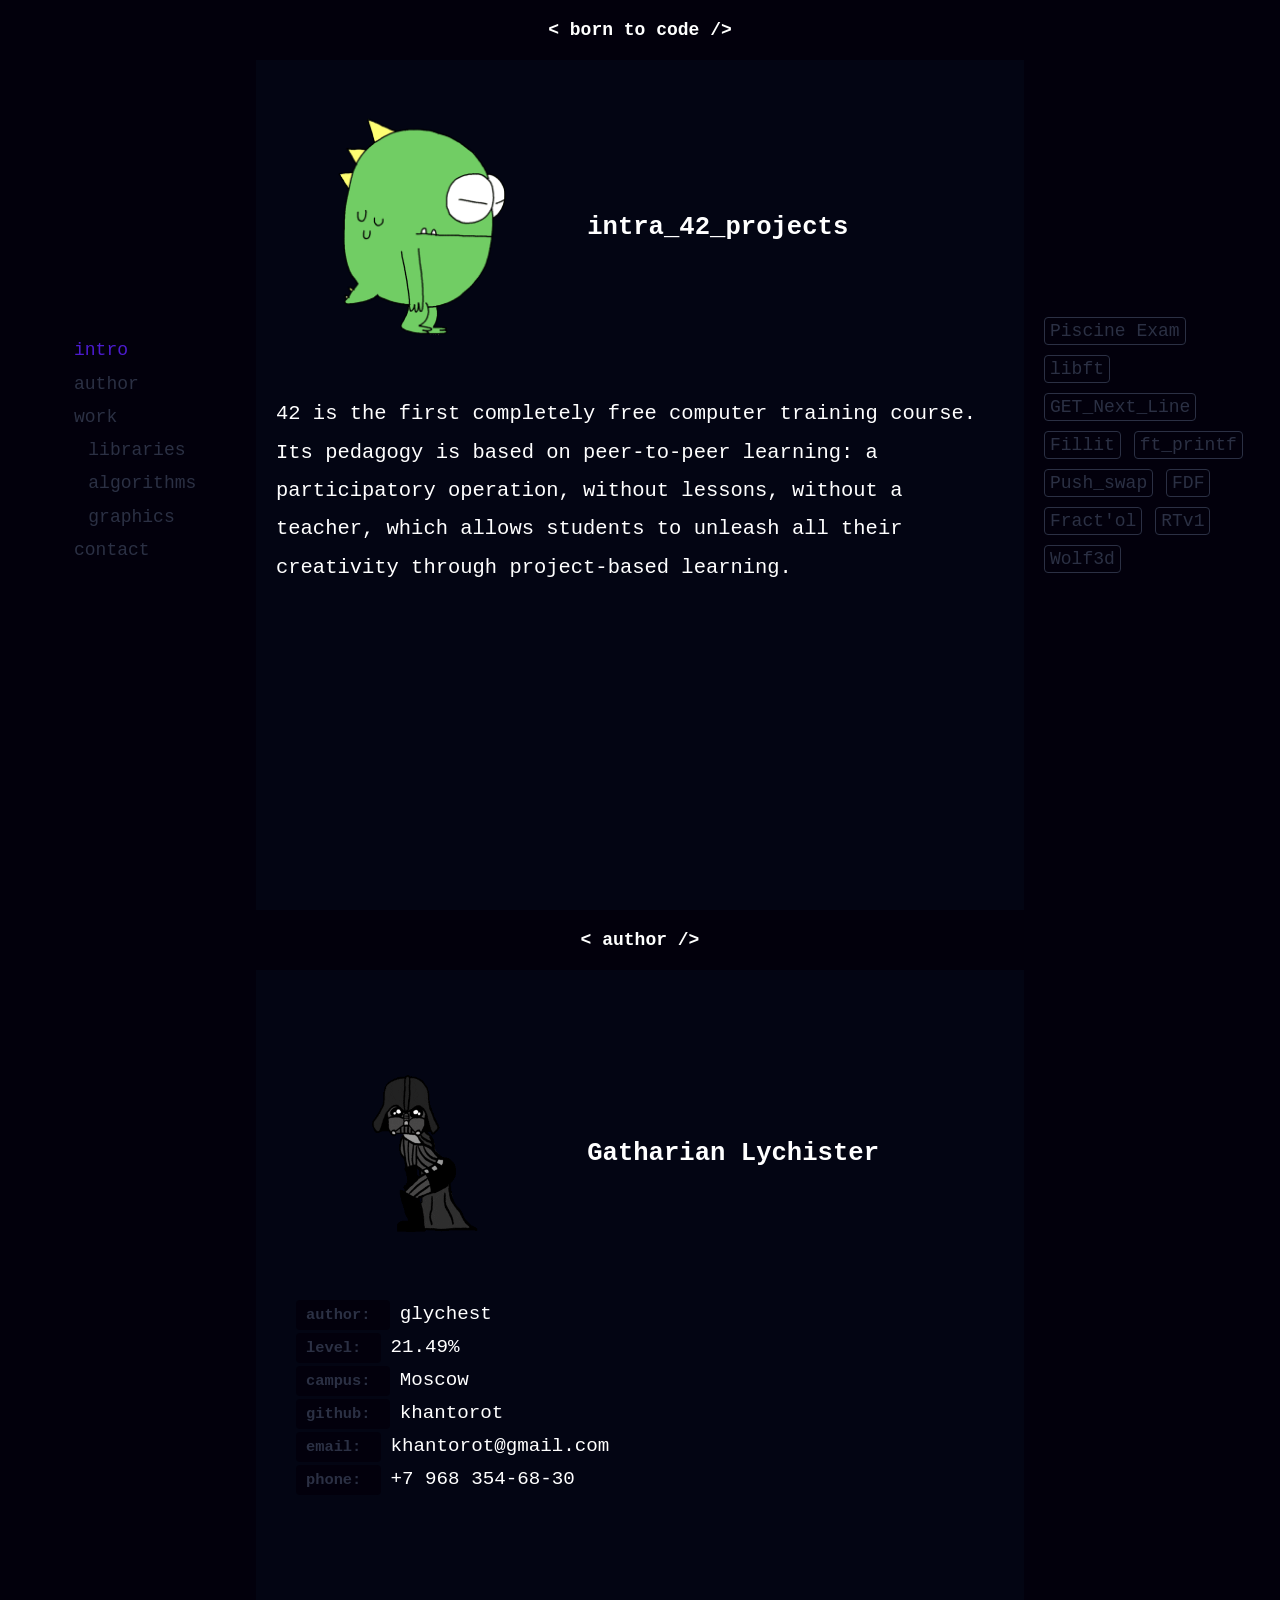
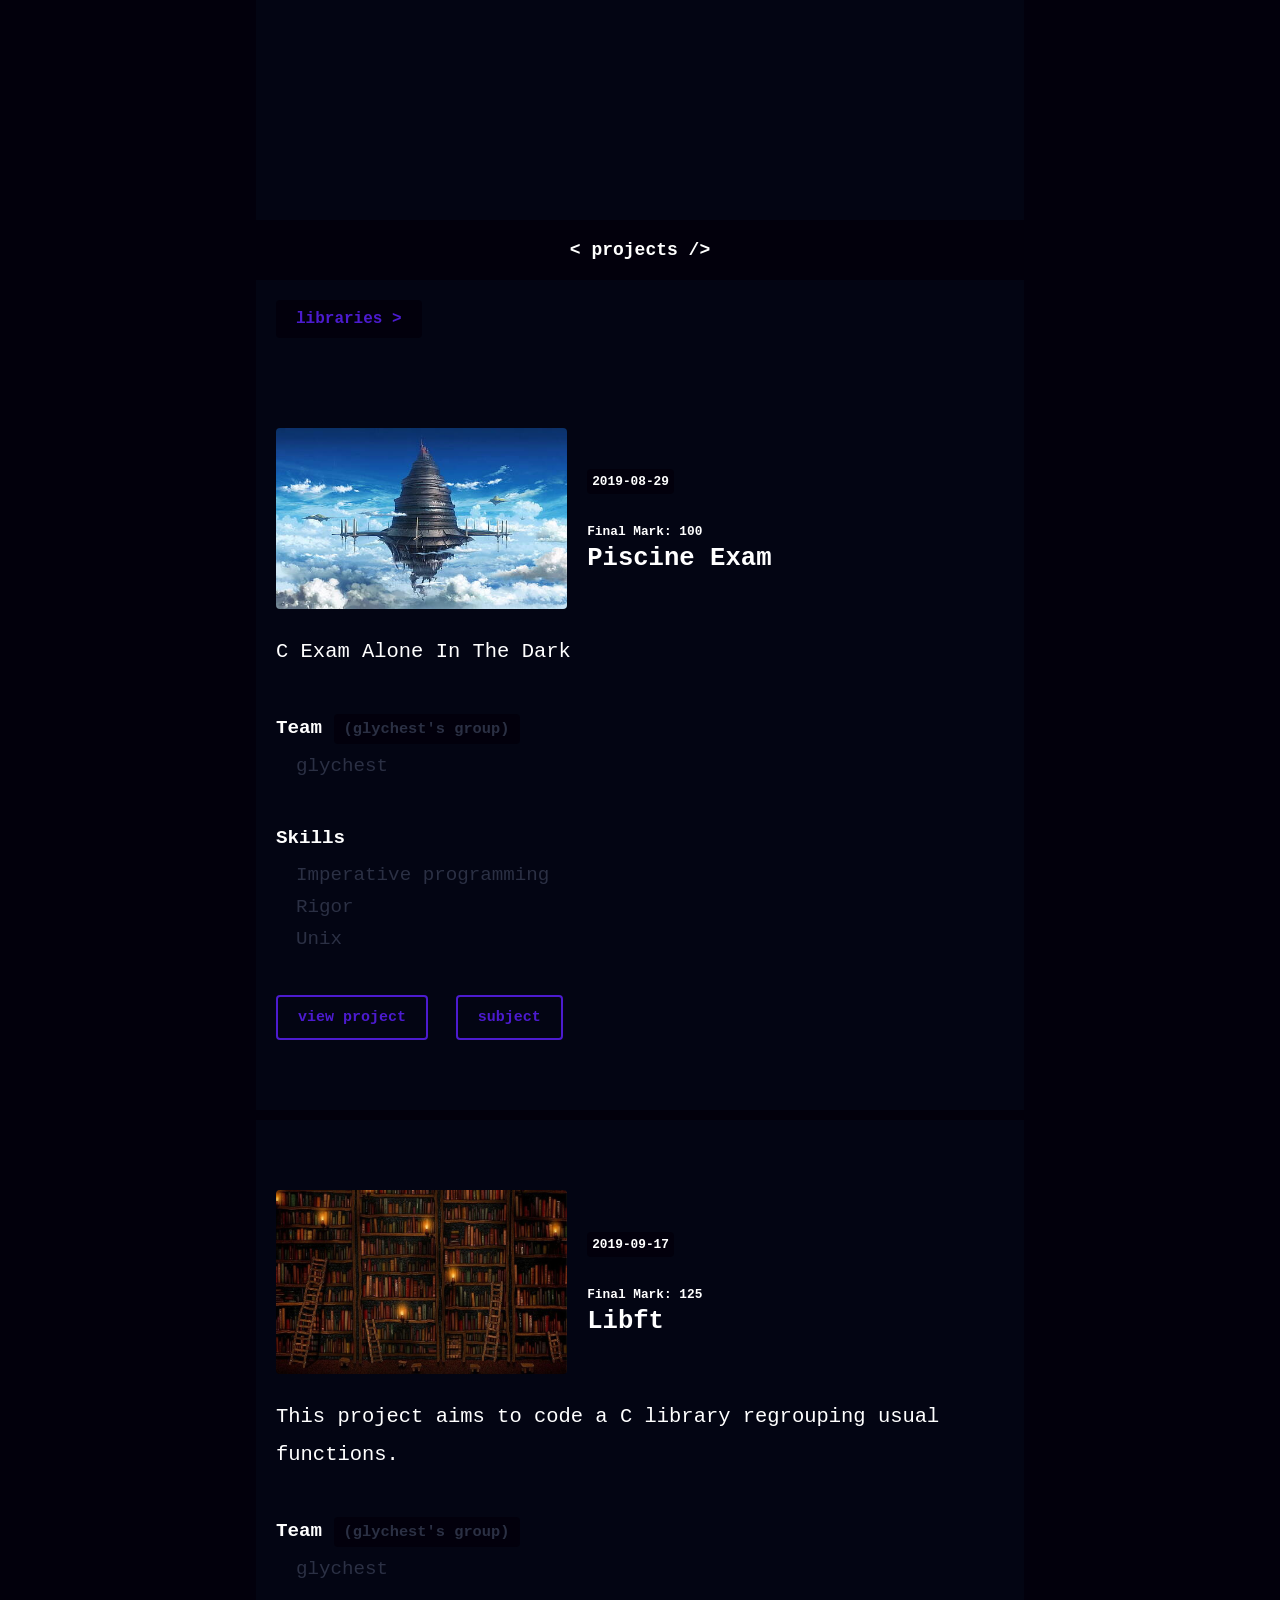
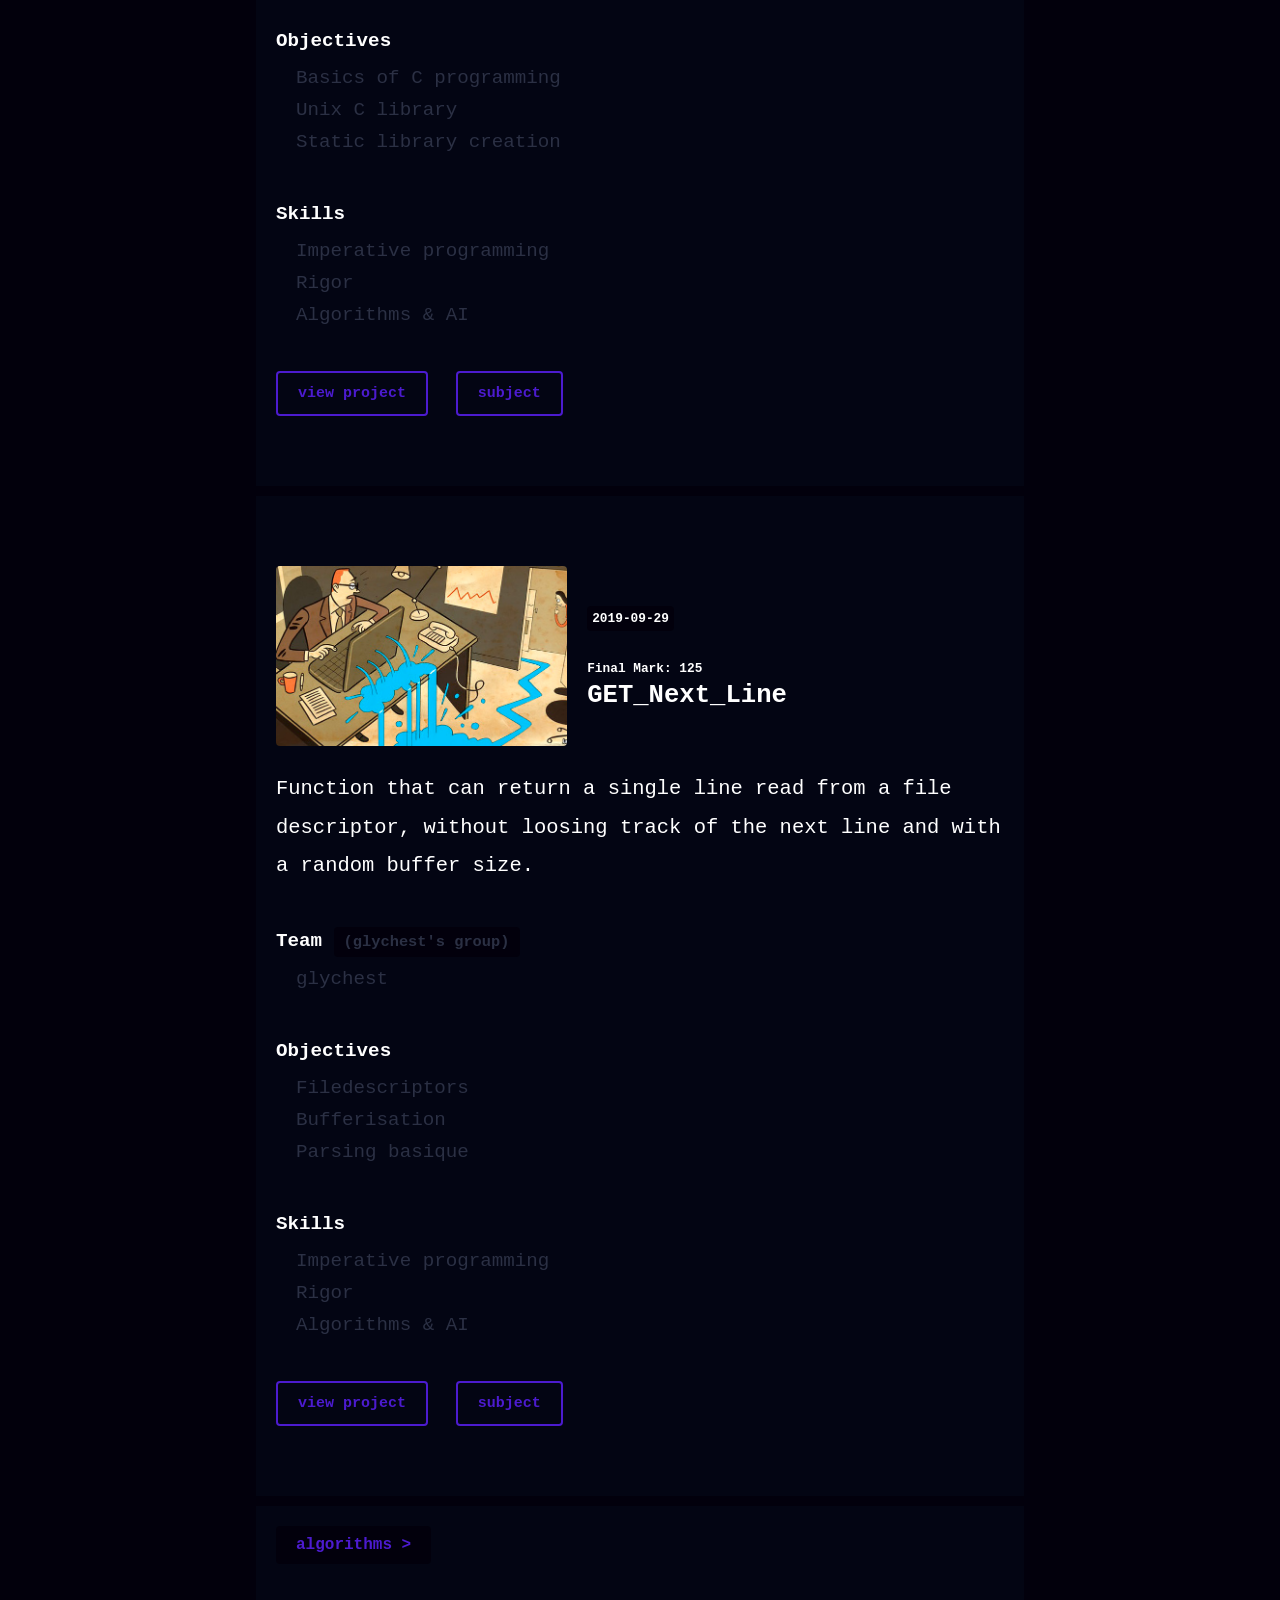
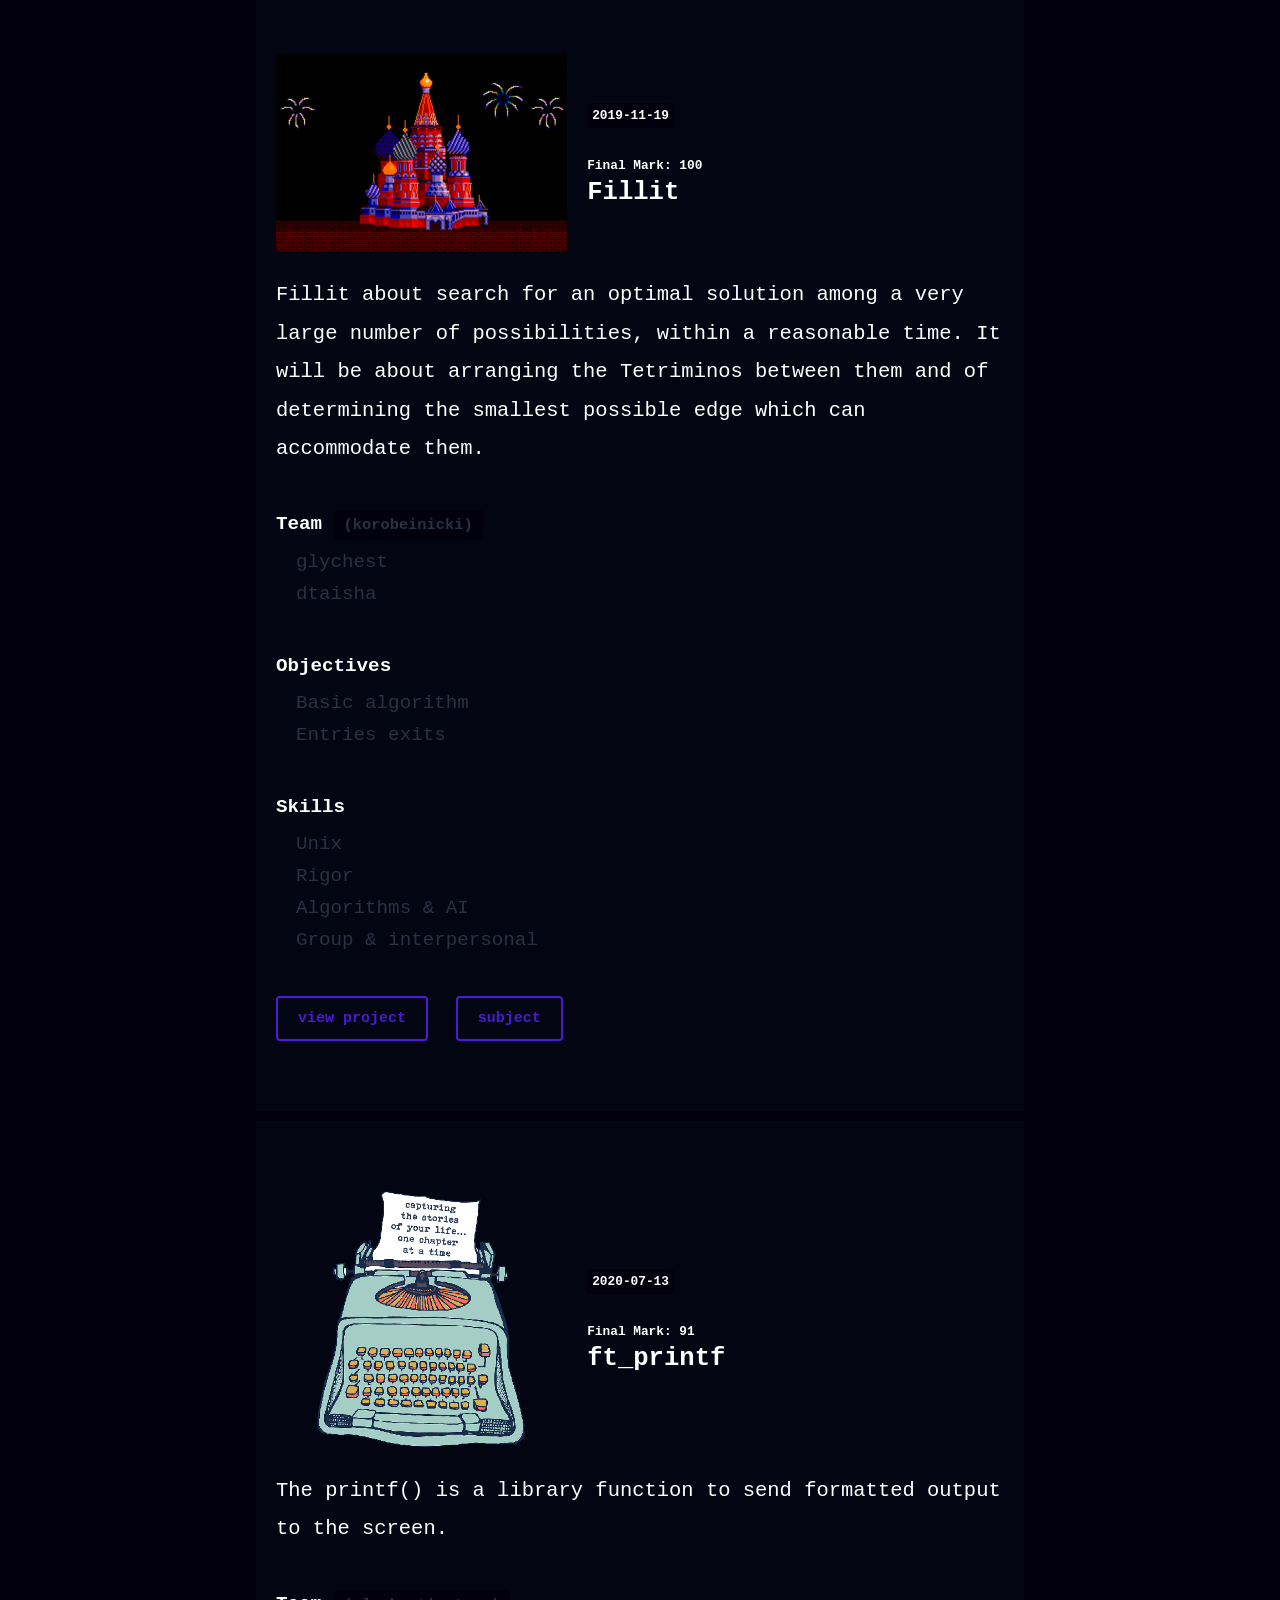
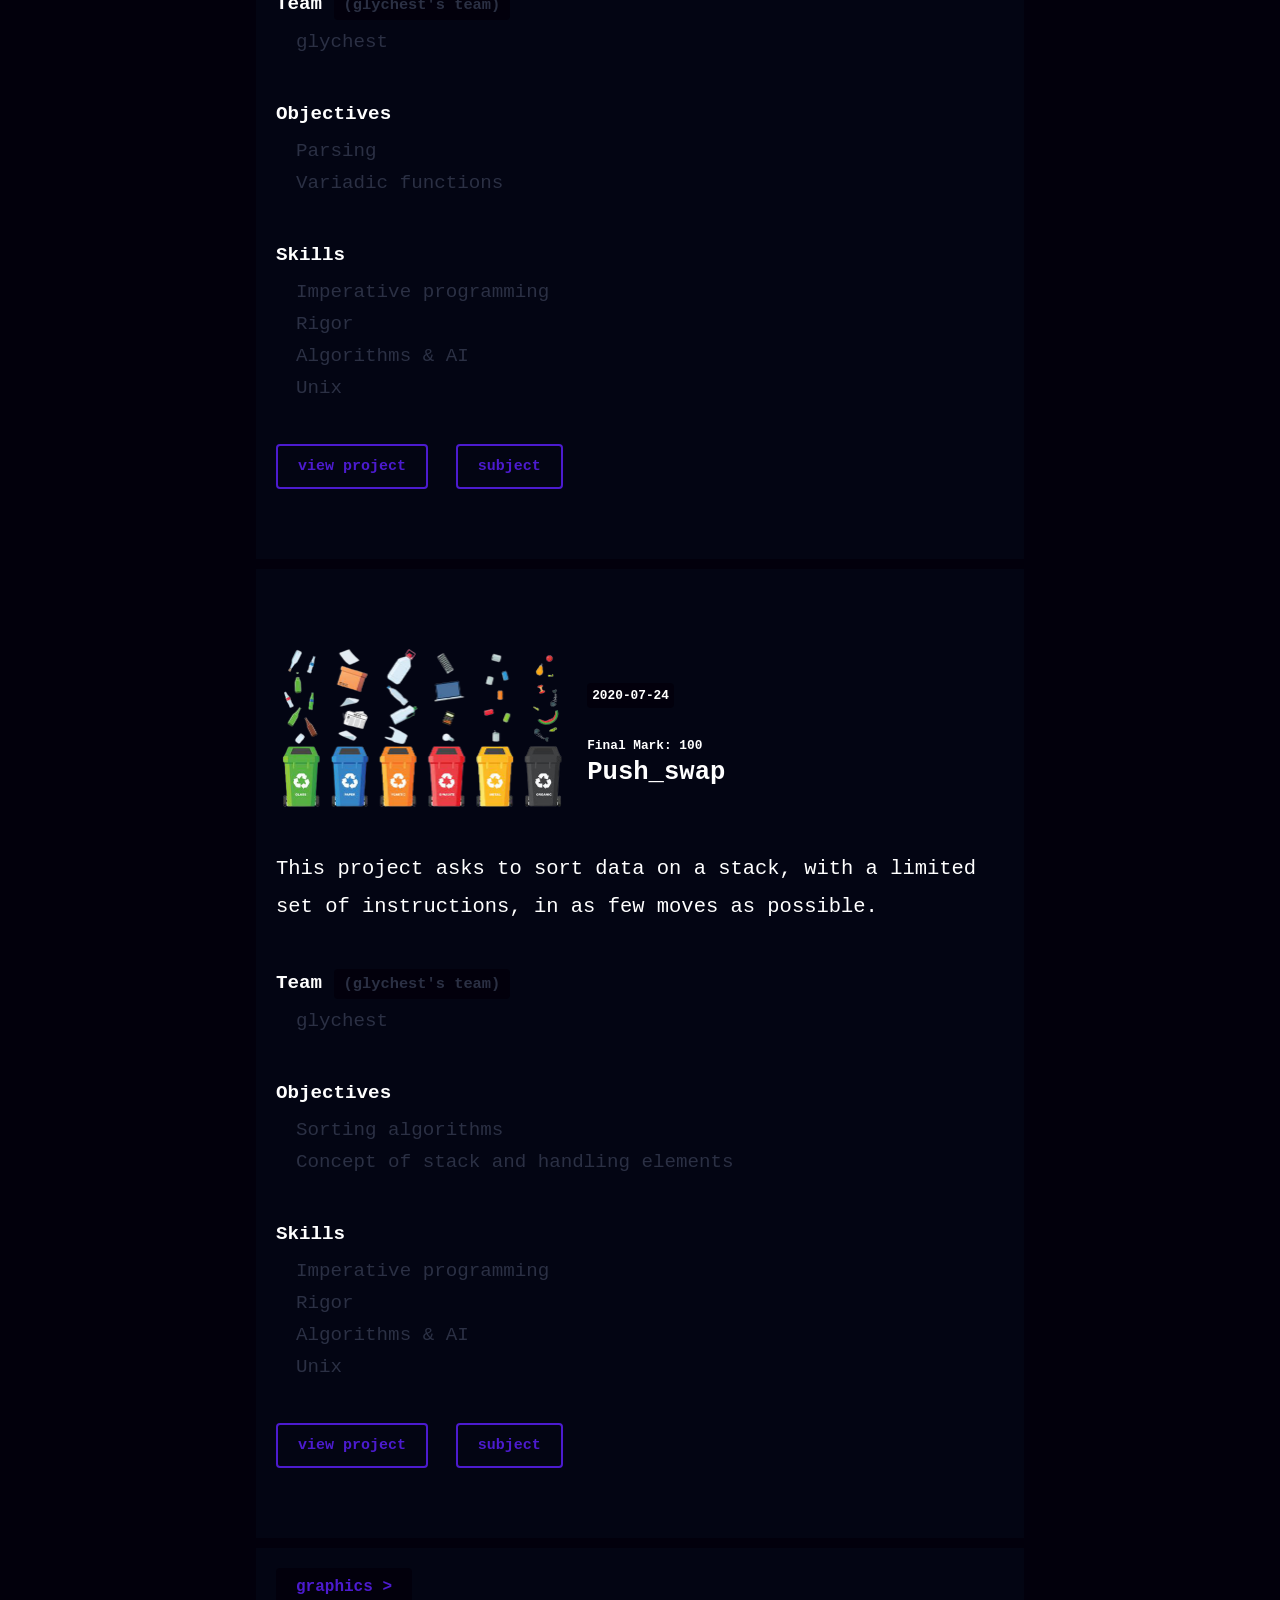
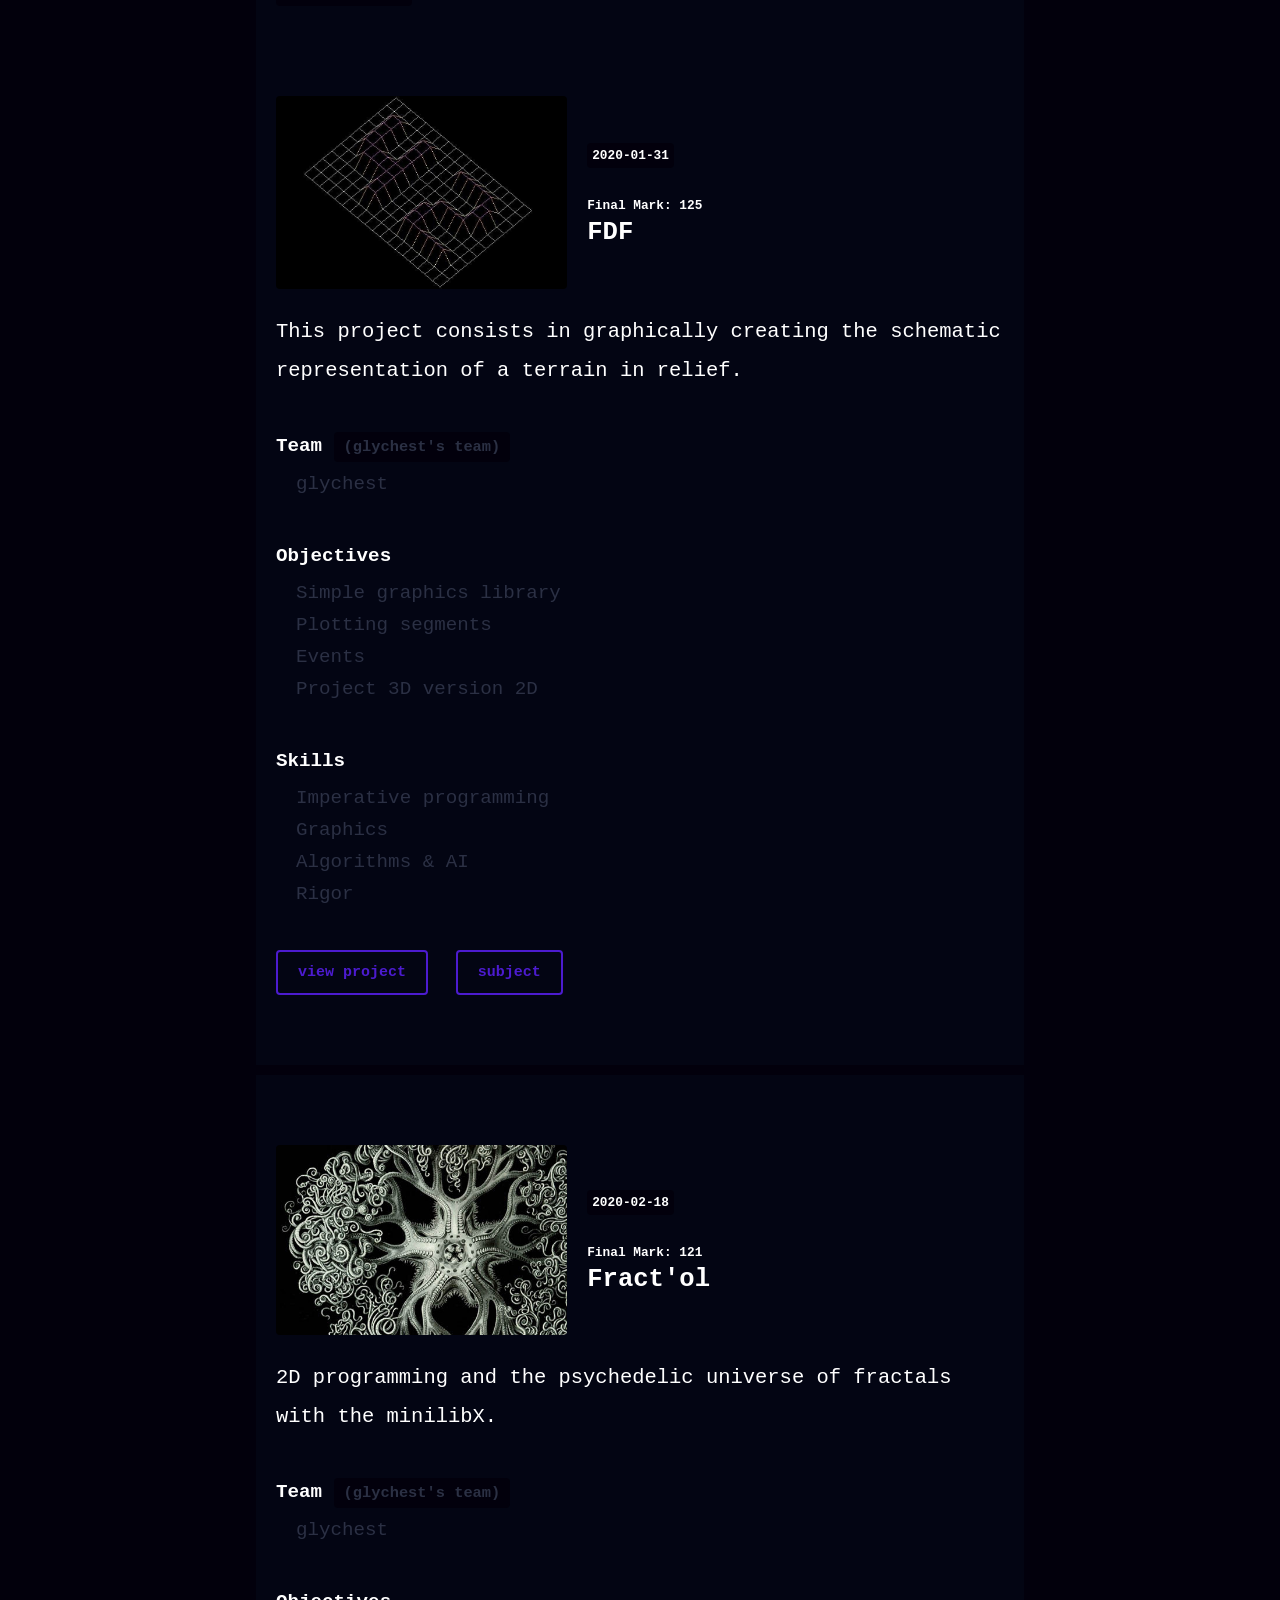
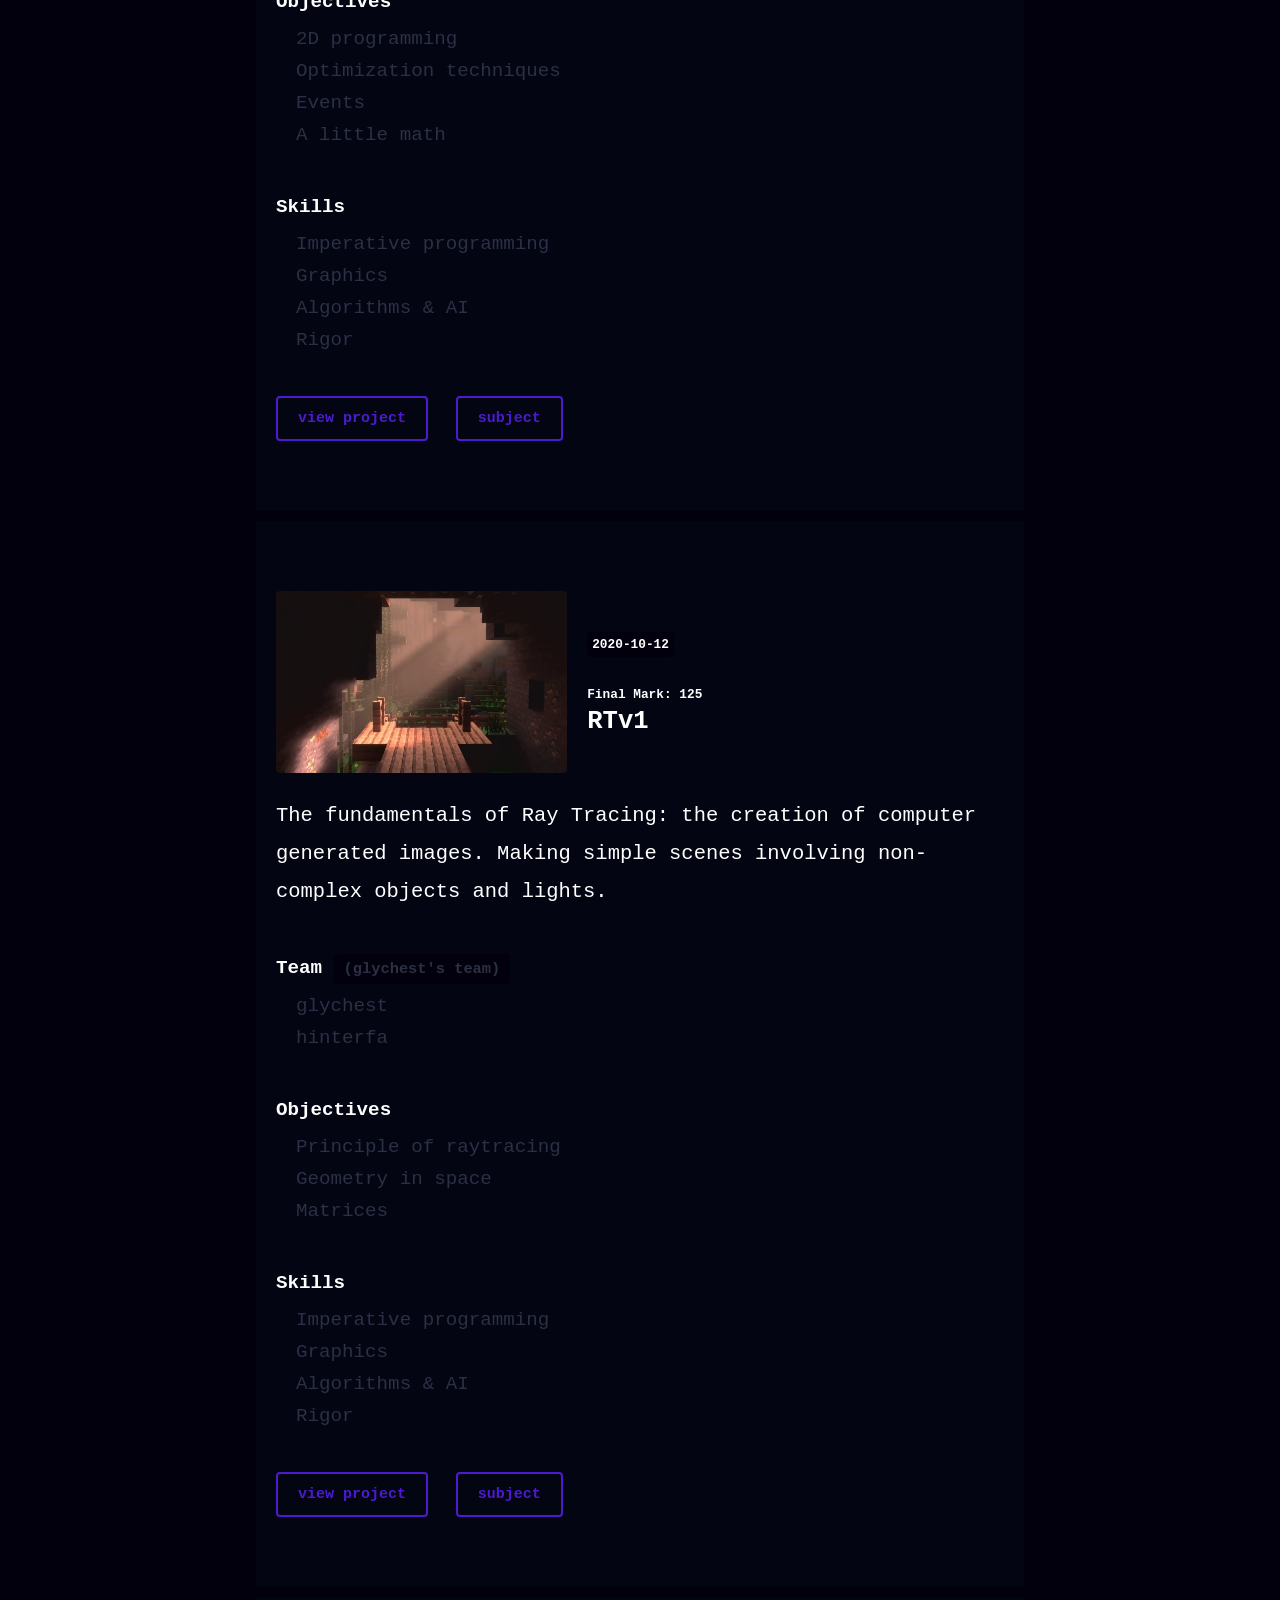
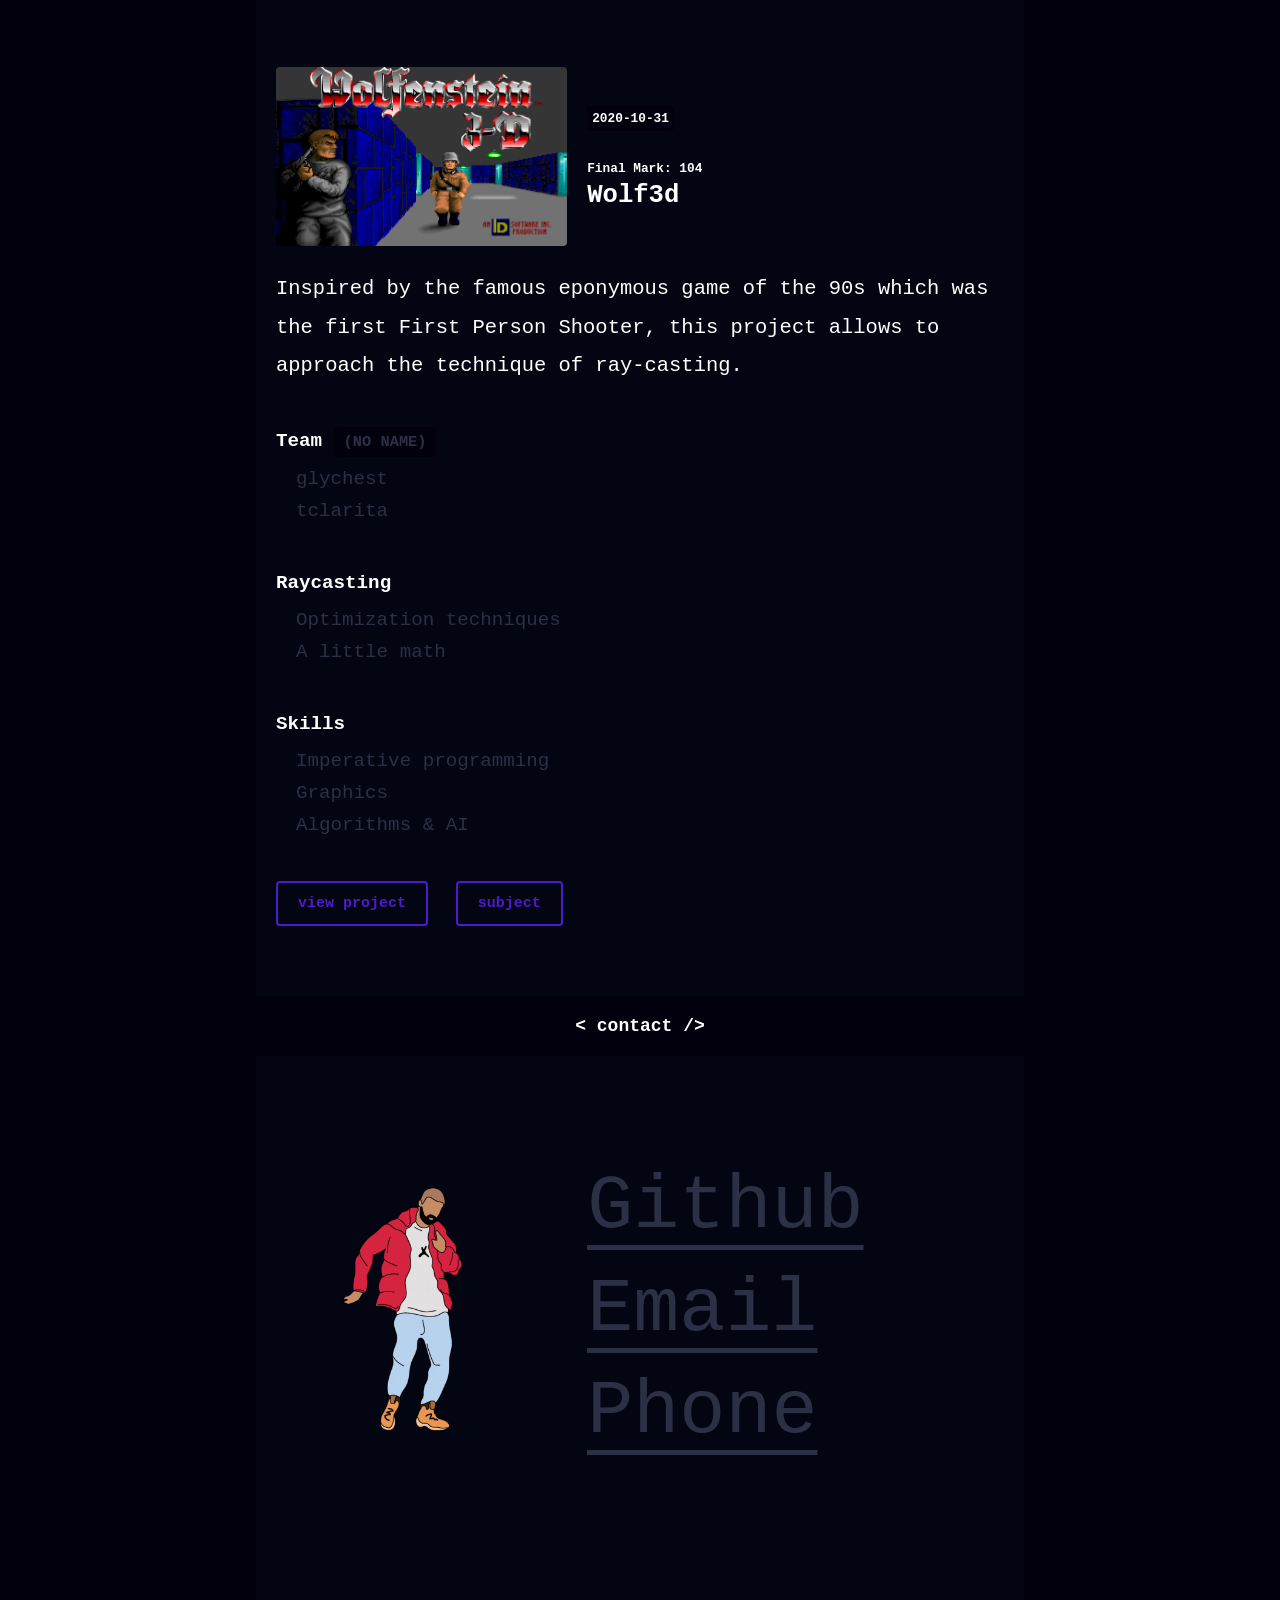
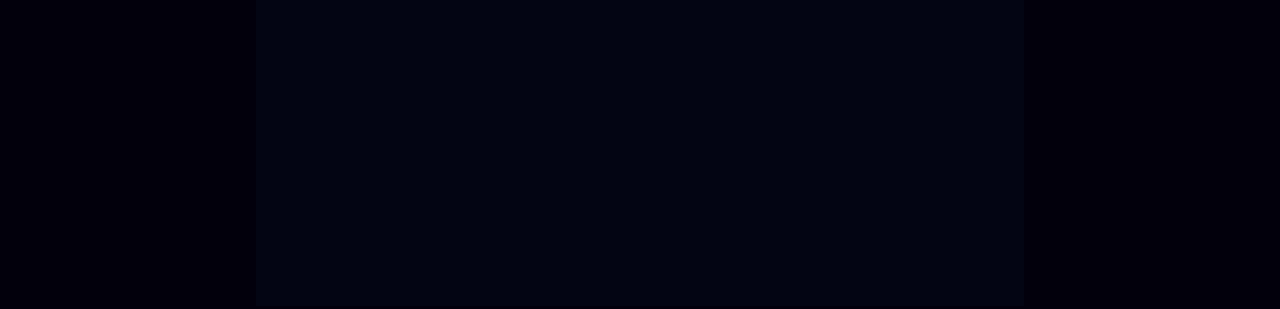
<file: index.html>
<!DOCTYPE html>
<html lang="en">

<head>
	<meta charset="UTF-8">
	<meta name="viewport" content="width=device-width, initial-scale=1.0">
	<link rel="shortcut icon" type="image/png" href="./content/icons/logo.png">
	<title>intra42</title>
	<link rel="stylesheet" href="./assets/css/base.css">
	<link rel="stylesheet" href="./assets/css/index.css">
</head>

<body>
	<div class="preloader">
		<div class="content_wrap">
			<div class="img_wrap">
				<img src="./content/images/giphy.gif" alt="">
			</div>
			<div class="text_wrap">
				<h4 class="text_data">intra_42_projects</h4>
			</div>
		</div>
	</div>
	<main>
		<div class="container">
			<section id="intro">
				<h2 class="roll_text"> < Born to code /> </h2>
				<div class="content_wrap">
					<div class="img_wrap">
						<img src="./content/images/giphy.gif" alt="intra42">
					</div>
					<div class="text_wrap">
						<h4>intra_42_projects</h4>
					</div>
					<div class="info_wrap">
						<p>42 is the first completely free computer training course. Its pedagogy is based on peer-to-peer
							learning: a participatory operation, without lessons, without a teacher, which allows
							students to unleash all their creativity through project-based learning.
						</p>
					</div>
				</div>
			</section>
			<section id="author">
				<h2 class="roll_text"> < Author /> </h2>
				<div class="content_wrap">
					<div class="img_wrap">
						<img src="./content/images/giphy_ava.gif" alt="ava">
					</div>
					<div class="text_wrap">
						<h4>Gatharian Lychister</h4>
					</div>
					<div class="info_wrap">
						<ul>
							<li><span>author: </span> <a href="https://profile.intra.42.fr/" target="_blank">glychest</a></li>
							<li><span>level: </span> <a href="https://profile.intra.42.fr/" target="_blank">21.49%</a></li>
							<li><span>campus: </span> <a href="https://www.google.com/maps/place/Vyatskaya+Ulitsa,+27%D1%8142,+Moskva,+Russia,+127015/@55.797124,37.5776902,17z/data=!3m1!4b1!4m5!3m4!1s0x46b549fae5dc8d1b:0x59ef4860c00554a8!8m2!3d55.797124!4d37.5798789" target="_blank">Moscow</a></li>
							<li><span>github: </span> <a href="https://github.com/khantorot" target="_blank">khantorot</a></li>
							<li><span>email: </span> <a href="mailto:khantorot@gmail.com">khantorot@gmail.com</a></li>
							<li><span>phone: </span> <a href="tel:+79683546830">+7 968 354-68-30</a></li>
						</ul>
					</div>
				</div>
			</section>
			<section id="work">
				<h2 class="roll_text"> < Projects /> </h2>
				<section id="libraries">
					<h3>Libraries > </h3>
					<div class="content_wrap" id="piscine_exam">
						<div class="img_wrap">
							<img src="./content/images/p_exam.jpg" alt="work">
						</div>
						<div class="text_wrap">
							<h6>2019-08-29</h6>
							<h5><span>Final Mark: </span> 100</h5>
							<h4>Piscine Exam</h4>
						</div>
						<div class="info_wrap">
							<p>C Exam Alone In The Dark</p>
							<ul>
								<h4>Team <span>(glychest's group)</span></h4>
								<li>glychest</li>
							</ul>
							<ul>
								<h4>Skills</h4>
								<li>Imperative programming</li>
								<li>Rigor</li>
								<li>Unix</li>
							</ul>
							<a href="https://github.com/khantorot/piscine_exam" target="_blank" class="link">view project</a>
							<a href="https://github.com/khantorot/piscine_exam/blob/master/05/brainfuck/subject_en.txt" target="_blank" class="link">subject</a>
						</div>
					</div>
					<div class="content_wrap" id="libft">
						<div class="img_wrap">
							<img src="./content/images/libft.jpg" alt="work">
						</div>
						<div class="text_wrap">
							<h6>2019-09-17</h6>
							<h5><span>Final Mark: </span> 125</h5>
							<h4>Libft</h4>
						</div>
						<div class="info_wrap">
							<p>This project aims to code a C library regrouping usual functions.</p>
							<ul>
								<h4>Team <span>(glychest's group)</span></h4>
								<li>glychest</li>
							</ul>
							<ul>
								<h4>Objectives</h4>
								<li>Basics of C programming</li>
								<li>Unix C library</li>
								<li>Static library creation</li>
							</ul>
							<ul>
								<h4>Skills</h4>
								<li>Imperative programming</li>
								<li>Rigor</li>
								<li>Algorithms & AI</li>
							</ul>
							<a href="https://github.com/khantorot/libft" target="_blank" class="link">view project</a>
							<a href="https://github.com/khantorot/libft/blob/master/libft.pdf" target="_blank" class="link">subject</a>
						</div>
					</div>
					<div class="content_wrap" id="gnl">
						<div class="img_wrap">
							<img src="./content/images/gnl.png" alt="work">
						</div>
						<div class="text_wrap">
							<h6>2019-09-29</h6>
							<h5><span>Final Mark: </span> 125</h5>
							<h4>GET_Next_Line</h4>
						</div>
						<div class="info_wrap">
							<p>Function that can return a single line read from a file descriptor, without loosing track of the next line and with a random buffer size.</p>
							<ul>
								<h4>Team <span>(glychest's group)</span></h4>
								<li>glychest</li>
							</ul>
							<ul>
								<h4>Objectives</h4>
								<li>Filedescriptors</li>
								<li>Bufferisation</li>
								<li>Parsing basique</li>
							</ul>
							<ul>
								<h4>Skills</h4>
								<li>Imperative programming</li>
								<li>Rigor</li>
								<li>Algorithms & AI</li>
							</ul>
							<a href="https://github.com/khantorot/get_next_line" target="_blank" class="link">view project</a>
							<a href="https://github.com/khantorot/get_next_line/blob/master/get_next_line.pdf" target="_blank" class="link">subject</a>
						</div>
					</div>
				</section>
				<section id="algorithms">
					<h3>Algorithms > </h3>
					<div class="content_wrap" id="fillit">
						<div class="img_wrap">
							<img src="./content/images/fillit.jpg" alt="work">
						</div>
						<div class="text_wrap">
							<h6>2019-11-19</h6>
							<h5><span>Final Mark: </span> 100</h5>
							<h4>Fillit</h4>
						</div>
						<div class="info_wrap">
							<p>Fillit about search for an optimal solution among a very large number of possibilities, within a reasonable time. It will be about arranging the Tetriminos between them and of determining the smallest possible edge which can accommodate them.</p>
							<ul>
								<h4>Team <span>(korobeinicki)</span></h4>
								<li>glychest</li>
								<li>dtaisha</li>
							</ul>
							<ul>
								<h4>Objectives</h4>
								<li>Basic algorithm</li>
								<li>Entries exits</li>
							</ul>
							<ul>
								<h4>Skills</h4>
								<li>Unix</li>
								<li>Rigor</li>
								<li>Algorithms & AI</li>
								<li>Group & interpersonal</li>
							</ul>
							<a href="https://github.com/khantorot/fillit" target="_blank" class="link">view project</a>
							<a href="https://github.com/khantorot/fillit/blob/master/fillit.pdf" target="_blank" class="link">subject</a>
						</div>
					</div>
					<div class="content_wrap" id="ft_printf">
						<div class="img_wrap">
							<img src="./content/images/printf.png" alt="work">
						</div>
						<div class="text_wrap">
							<h6>2020-07-13</h6>
							<h5><span>Final Mark: </span> 91</h5>
							<h4>ft_printf</h4>
						</div>
						<div class="info_wrap">
							<p>The printf() is a library function to send formatted output to the screen.</p>
							<ul>
								<h4>Team <span>(glychest's team)</span></h4>
								<li>glychest</li>
							</ul>
							<ul>
								<h4>Objectives</h4>
								<li>Parsing</li>
								<li>Variadic functions</li>
							</ul>
							<ul>
								<h4>Skills</h4>
								<li>Imperative programming</li>
								<li>Rigor</li>
								<li>Algorithms & AI</li>
								<li>Unix</li>
							</ul>
							<a href="https://github.com/khantorot/ft_printf" target="_blank" class="link">view project</a>
							<a href="https://github.com/khantorot/ft_printf/blob/master/ft_printf.pdf" target="_blank" class="link">subject</a>
						</div>
					</div>
					<div class="content_wrap" id="push_swap">
						<div class="img_wrap">
							<img src="./content/images/push_swap.png" alt="work">
						</div>
						<div class="text_wrap">
							<h6>2020-07-24</h6>
							<h5><span>Final Mark: </span> 100</h5>
							<h4>Push_swap</h4>
						</div>
						<div class="info_wrap">
							<p>This project asks to sort data on a stack, with a limited set of instructions, in as few moves as possible.</p>
							<ul>
								<h4>Team <span>(glychest's team)</span></h4>
								<li>glychest</li>
							</ul>
							<ul>
								<h4>Objectives</h4>
								<li>Sorting algorithms</li>
								<li>Concept of stack and handling elements</li>
							</ul>
							<ul>
								<h4>Skills</h4>
								<li>Imperative programming</li>
								<li>Rigor</li>
								<li>Algorithms & AI</li>
								<li>Unix</li>
							</ul>
							<a href="https://github.com/khantorot/push_swap" target="_blank" class="link">view project</a>
							<a href="https://github.com/khantorot/push_swap/blob/master/push_swap.pdf" target="_blank" class="link">subject</a>
						</div>
					</div>
				</section>
				<section id="graphics">
					<h3>Graphics > </h3>
					<div class="content_wrap" id="fdf">
						<div class="img_wrap">
							<img src="./content/images/fdf.jpg" alt="work">
						</div>
						<div class="text_wrap">
							<h6>2020-01-31</h6>
							<h5><span>Final Mark: </span> 125</h5>
							<h4>FDF</h4>
						</div>
						<div class="info_wrap">
							<p>This project consists in graphically creating the schematic representation of a terrain in relief.</p>
							<ul>
								<h4>Team <span>(glychest's team)</span></h4>
								<li>glychest</li>
							</ul>
							<ul>
								<h4>Objectives</h4>
								<li>Simple graphics library</li>
								<li>Plotting segments</li>
								<li>Events</li>
								<li>Project 3D version 2D</li>
							</ul>
							<ul>
								<h4>Skills</h4>
								<li>Imperative programming</li>
								<li>Graphics</li>
								<li>Algorithms & AI</li>
								<li>Rigor</li>
							</ul>
							<a href="https://github.com/khantorot/fdf" target="_blank" class="link">view project</a>
							<a href="https://github.com/khantorot/fdf/blob/master/fdf.pdf" target="_blank" class="link">subject</a>
						</div>
					</div>
					<div class="content_wrap" id="fractol">
						<div class="img_wrap">
							<img src="./content/images/fractol.jpg" alt="work">
						</div>
						<div class="text_wrap">
							<h6>2020-02-18</h6>
							<h5><span>Final Mark: </span> 121</h5>
							<h4>Fract'ol</h4>
						</div>
						<div class="info_wrap">
							<p>2D programming and the psychedelic universe of fractals with the minilibX.</p>
							<ul>
								<h4>Team <span>(glychest's team)</span></h4>
								<li>glychest</li>
							</ul>
							<ul>
								<h4>Objectives</h4>
								<li>2D programming</li>
								<li>Optimization techniques</li>
								<li>Events</li>
								<li>A little math</li>
							</ul>
							<ul>
								<h4>Skills</h4>
								<li>Imperative programming</li>
								<li>Graphics</li>
								<li>Algorithms & AI</li>
								<li>Rigor</li>
							</ul>
							<a href="https://github.com/khantorot/fractol" target="_blank" class="link">view project</a>
							<a href="https://github.com/khantorot/fractol/blob/master/fractol.pdf" target="_blank" class="link">subject</a>
						</div>
					</div>
					<div class="content_wrap" id="rtv1">
						<div class="img_wrap">
							<img src="./content/images/rtv1.jpg" alt="work">
						</div>
						<div class="text_wrap">
							<h6>2020-10-12</h6>
							<h5><span>Final Mark: </span> 125</h5>
							<h4>RTv1</h4>
						</div>
						<div class="info_wrap">
							<p>The fundamentals of Ray Tracing: the creation of computer generated images. Making simple scenes involving non-complex objects and lights.</p>
							<ul>
								<h4>Team <span>(glychest's team)</span></h4>
								<li>glychest</li>
								<li>hinterfa</li>
							</ul>
							<ul>
								<h4>Objectives</h4>
								<li>Principle of raytracing</li>
								<li>Geometry in space</li>
								<li>Matrices</li>
							</ul>
							<ul>
								<h4>Skills</h4>
								<li>Imperative programming</li>
								<li>Graphics</li>
								<li>Algorithms & AI</li>
								<li>Rigor</li>
							</ul>
							<a href="https://github.com/khantorot/wolf3d" target="_blank" class="link">view project</a>
							<a href="https://github.com/khantorot/wolf3d/blob/master/wolf3d.pdf" target="_blank" class="link">subject</a>
						</div>
					</div>
					<div class="content_wrap" id="wolf3d">
						<div class="img_wrap">
							<img src="./content/images/wolfensein_3d.png" alt="work">
						</div>
						<div class="text_wrap">
							<h6>2020-10-31</h6>
							<h5><span>Final Mark: </span> 104</h5>
							<h4>Wolf3d</h4>
						</div>
						<div class="info_wrap">
							<p>Inspired by the famous eponymous game of the 90s which was the first First Person Shooter, this project allows to approach the technique of ray-casting.</p>
							<ul>
								<h4>Team <span>(NO NAME)</span></h4>
								<li>glychest</li>
								<li>tclarita</li>
							</ul>
							<ul>
								<h4>Raycasting</h4>
								<li>Optimization techniques</li>
								<li>A little math</li>
							</ul>
							<ul>
								<h4>Skills</h4>
								<li>Imperative programming</li>
								<li>Graphics</li>
								<li>Algorithms & AI</li>
							</ul>
							<a href="https://github.com/khantorot/rtv1" target="_blank" class="link">view project</a>
							<a href="https://github.com/khantorot/rtv1/blob/master/rtv1.pdf" target="_blank" class="link">subject</a>
						</div>
					</div>
				</section>

			</section>
			<section id="contact">
				<h2 class="roll_text"> < Contact /> </h2>
				<div class="content_wrap">
					<div class="img_wrap">
						<img src="./content/images/giphy_contact.gif" alt="">
					</div>
					<div class="text_wrap">
						<div class="contact_links">
							<a href="https://github.com/khantorot" class="underline" target="_blank">
								<span>Github</span>
								<svg viewBox="0 0 13 20">
									<polyline points="0.5 19.5 3 19.5 12.5 10 3 0.5" />
								</svg>
							</a>
							<a href="mailto:khantorot@gmail.com" class="underline" target="_blank">
								<span>Email</span>
								<svg viewBox="0 0 13 20">
									<polyline points="0.5 19.5 3 19.5 12.5 10 3 0.5" />
								</svg>
							</a>
							<a href="tel:+79683546830" class="underline">
								<span>Phone</span>
								<svg viewBox="0 0 13 20">
									<polyline points="0.5 19.5 3 19.5 12.5 10 3 0.5" />
								</svg>
							</a>
						</div>
					</div>
				</div>
			</section>
		</div>
		<div class="menu_btn">menu</div>
		<div class="nav_wrap">
			<nav class="section-nav">
				<ol>
					<li><a href="#intro">Intro</a></li>
					<li><a href="#author">Author</a></li>
					<li><a href="#work">Work</a>
						<ul>
							<li><a href="#libraries">libraries</a></li>
							<li><a href="#algorithms">algorithms</a></li>
							<li><a href="#graphics">graphics</a></li>
						</ul>
					</li>
					<li class=""><a href="#contact">Contact</a></li>
				</ol>
			</nav>
			<div class="menu">
				<ul>
					<li><a href="#piscine_exam">Piscine Exam</a></li>
					<li><a href="#libft">libft</a></li>
					<li><a href="#gnl">GET_Next_Line</a></li>
					<li><a href="#fillit">Fillit</a></li>
					<li><a href="#ft_printf">ft_printf</a></li>
					<li><a href="#push_swap">Push_swap</a></li>
					<li><a href="#fdf">FDF</a></li>
					<li><a href="#fractol">Fract'ol</a></li>
					<li><a href="#rtv1">RTv1</a></li>
					<li><a href="#wolf3d">Wolf3d</a></li>
				</ul>
			</div>
		</div>
	</main>

	<script src="./assets/js/baffle.js"></script>
	<script src="./assets/js/index.js"></script>
</body>

</html>
</file>
<file: assets/css/base.css>
:root{
    --text: #fff;
    --bg: #030513;
    --bg1: #02000c;
    --index: #4c1bcf;
    --index1: #2B3044;
}

body{
    overflow-x: hidden;
    background: var(--bg1);
    color: var(--text);
    scroll-behavior: smooth;
}

*,
*::after,
*::before{
    margin: 0;
    padding: 0;
    box-sizing: border-box;
    font-family: monospace;
    -webkit-tap-highlight-color: transparent;
}

a{
    color: var(--text);
    text-decoration: none;
}

textarea, button, input{
    border: 0;
    outline: 0;
    color: var(--text);
    border: 1px solid var(--text);
}

ul,
ol {
    list-style: none;
    margin: 0;
    padding: 0;
}
</file>
<file: assets/css/index.css>
.preloader{
    width: 100%;
    height: 100vh;
    position: fixed;
    top: 0;
    left: 0;
    background: var(--bg);
    z-index: 13;
    transition: 0.5s;
    pointer-events: none;
}

.hide_preloader{
    opacity: 0;
}

.preloader .content_wrap{
    width: 60%;
    margin: 0 auto;
    padding-top: 80px;
}


h2{
    font-size: 18px;
    display: flex;
    align-items: center;
    justify-content: center;
    height: 60px;
    background: var(--bg1);
    color: var(--text);
    text-transform: lowercase;
    position: sticky;
    top: 0;
    z-index: 10;
}

h3{
    color: var(--index);
    background: var(--bg1);
    border-radius: 4px;
    display: inline-block;
    padding: 10px 20px;
    margin: 20px;
    font-size: 16px;
    text-transform: lowercase;
}

section {
    position: relative;
}

section#intro,
section#author,
section#contact{
    min-height: calc(100vh + 10px);
}

section#contact .content_wrap,
section#author .content_wrap{
    padding: 100px 20px;
}

section#work .content_wrap{
    padding: 70px 20px;
    border-bottom: 10px solid var(--bg1);
}

section#work section:last-child .content_wrap:last-child{
    border: 0;
}


.menu_btn{
	display: none;
}







main {
    width: 60%;
    margin: 0 auto;
    background: var(--bg);
}








nav {
    height: 100vh;
    width: 20%;
    position: fixed;
    top: 0;
    left: 0;
    display: flex;
    align-items: center;
    justify-content: center;
    background: var(--bg1);
    z-index: 10;
}

.section-nav li.active>a {
    color: var(--index);
}

.section-nav {
    padding-left: 0;
    line-height: 30px;
}

.section-nav a {
    text-decoration: none;
    display: block;
    padding: .125rem 0;
    font-size: 18px;
    font-weight: 500;
    text-transform: lowercase;
    color: var(--index1);
    transition: all 50ms ease-in-out;
}

.section-nav a:hover,
.section-nav a:focus {
    color: var(--text);
}

nav li {
    margin-left: 1.1rem;
}




.menu{
    position: fixed;
    top: 0;
    right: 0;
    z-index: 10;
    width: 20%;
    height: 100vh;
    display: flex;
    align-items: center;
    justify-content: center;
}

.menu ul{
    padding: 20px;
}

.menu ul li{
    display: inline-block;
    margin: 0 5px 10px 0;
}

.menu ul li a{
    display: inline-block;
    padding: 3px 5px;
    font-size: 18px;
    border-radius: 4px;
    color: var(--index1);
    border: 1px solid var(--index1);
}

.menu ul li a:hover{
    border-color: var(--index);
    color: var(--index);
}






.content_wrap{
    display: flex;
    flex-wrap: wrap;
    align-items: center;
    padding: 20px;
}

.img_wrap{
    width: 40%;
}

.img_wrap img{
    width: 100%;
    border-radius: 4px;
}

.text_wrap{
    height: 100%;
    width: 60%;
    padding: 0px 20px;
}

.text_wrap h4{
    font-size: 2vw;
}


.text_wrap h6{
    margin-bottom: 30px;
    font-size: 1vw;
    background: var(--bg1);
    color: var(--text);
    display: inline-block;
    padding: 5px;
    border-radius: 4px;
}

.text_wrap h5{
    margin-bottom: 5px;
    font-size: 1vw;
}

.info_wrap{
    margin-top: 20px;
}

.info_wrap ul{
    font-size: 1.5vw;
    line-height: 2.5vw;
    margin: 40px 0;
}

.info_wrap li{
    padding: 0;
    margin: 0;
    margin-left: 20px;
    color: var(--index1);
}

.info_wrap h4{
    margin-bottom: 5px;
}

.info_wrap ul span{
    color: var(--index1);
    background: var(--bg1);
    padding: 6px 10px;
    border-radius: 4px;
    font-size: 1.2vw;
    font-weight: 700;
}

.info_wrap ul li a{
    transition: 0.2s;
    margin-left: 10px;
}

.info_wrap ul li a:hover{
    text-decoration: underline;
    color: var(--index);
}

.info_wrap p{
    font-size: 1.6vw;
    line-height: 3vw;
    margin-bottom: 20px;
}

.info_wrap p a{
    text-decoration: underline;
}
.info_wrap p a:hover{
    color: var(--index);
    text-decoration: none;
}

.link{
    border: 2px solid  var(--index);
    color: var(--index);
    font-size: 15px;
    font-weight: 700;
    padding: 12px 20px;
    display: inline-block;
    margin-right: 20px;
    transition: 0.2s;
    border-radius: 4px;
}

.link:hover{
    background: var(--bg1);
}











.contact_links{
    display: flex;
    flex-direction: column;
}


.underline {
    text-decoration: none;
    color: var(--index1);
    position: relative;
}

.underline span {
    background-image: linear-gradient(0deg, var(--index1) 0%, var(--index1) 100%);
    background-position: 100% 100%;
    background-repeat: no-repeat;
    background-size: var(--background-size, 100%) 0.4vw;
    transition: background-size 0.2s linear var(--background-delay, 0.15s);
    font-size: 6vw;
    line-height: 8vw;
    transform: translateZ(0);
}

.underline svg {
    vertical-align: top;
    display: inline;
    line-height: 1;
    width: 6vw;
    height: 8vw;
    position: relative;
    left: -2px;
    fill: none;
    stroke-linecap: round;
    stroke-linejoin: round;
    stroke-width: 1px;
    stroke: var(--index1);
    stroke-dasharray: 7.95 30;
    stroke-dashoffset: var(--stroke-dashoffset, 46);
    transition: stroke-dashoffset var(--stroke-duration, 0.15s) var(--stroke-easing, linear) var(--stroke-delay, 0s);
}

.underline:hover {
    --background-size: 0%;
    --background-delay: 0s;
    --stroke-dashoffset: 26;
    --stroke-duration: .3s;
    --stroke-easing: cubic-bezier(0.3, 1.5, 0.5, 1);
    --stroke-delay: .195s;
}










@media screen and (max-width: 900px){

    .preloader .content_wrap{
        width: 100%;
        padding-top: 75px;
    }

    .preloader .content_wrap .text_wrap{
        text-align: center;
    }

    h3{
        margin: 10px;
    }
    
    section#work .content_wrap{
        padding: 50px 15px;
    }

    .container{
        position: relative;
        width: 100%;
        height: 100%;
        transform: translateX(0);
        transition: 0.6s;
    }

    .container_hide{
        transform: translateX(-100%);
    }


    .menu_btn{
		display: block;
		position: fixed;
		bottom: 15px;
		right: 15px;
		background: var(--index1);
		color: var(--bg);
		font-weight: 700;
		height: 60px;
		width: 60px;
		display: flex;
		align-items: center;
		justify-content: center;
		border-radius: 50%;
		z-index: 12;
        font-size: 16px;
        font-weight: 700;
	}
    

    
    main {
        width: 100%;
    }
    
    
    
    
    
    
    .nav_wrap{
        position: fixed;
        top: 0;
        left: 0;
        z-index: 11;
        width: 100%;
        height: 100vh;
        background: var(--bg1);
        overflow-y: scroll;
        padding: 50px 15px;
        transform: translateX(100%);
        transition: 0.6s;
    }

    .nav_wrap_show{
        transform:  translateX(0);
    }
    
    nav {
        position: static;
        height: auto;
        width: 100%;
        transition: 0.2s;
        justify-content: flex-start;
    }
    
    .section-nav a {
        padding: .2rem 0;
        font-size: 22px;
    }

    .menu{
        position: static;
        width: 100%;
        height: auto;
    }

    .menu ul{
        padding: 10px;
        margin-top: 50px;
    }

    section#author .content_wrap .text_wrap h4,
    section#intro .content_wrap .text_wrap h4{
        text-align: center;
    }
    
    .content_wrap{
        padding: 15px;
    }
    
    .img_wrap{
        width: 100%;
    }
    
    .text_wrap{
        width: 100%;
        padding: 0px 0px;
    }
    
    .text_wrap h4{
        font-size: 26px;   
    }
    
    .text_wrap h6{
        margin-bottom: 20px;
        margin-top: 5px;
        font-size: 14px;
    }
    
    .text_wrap h5{
        margin-bottom: 10px;
        font-size: 14px;
    }
    
    .info_wrap ul{
        font-size: 18px;
        line-height: 32px;
        margin: 40px 0;
    }
    
    .info_wrap ul span{
        font-size: 14px;
    }
    
    .info_wrap ul li a{
        transition: 0.2s;
    }
    
    .info_wrap ul li a:hover{
        text-decoration: underline;
        color: var(--index);
    }
    
    .info_wrap p{
        font-size: 16px;
        line-height: 28px;
    }


    section#author .content_wrap,
    section#contact .content_wrap{
        padding: 70px 15px;
    }

    
    
    .underline span {
        background-size: var(--background-size, 100%) 0.8vw;
        font-size: 12vw;
        line-height: 16vw;
    }
    
    .underline svg {
        width: 12vw;
        height: 16vw;
    }
}
</file>
